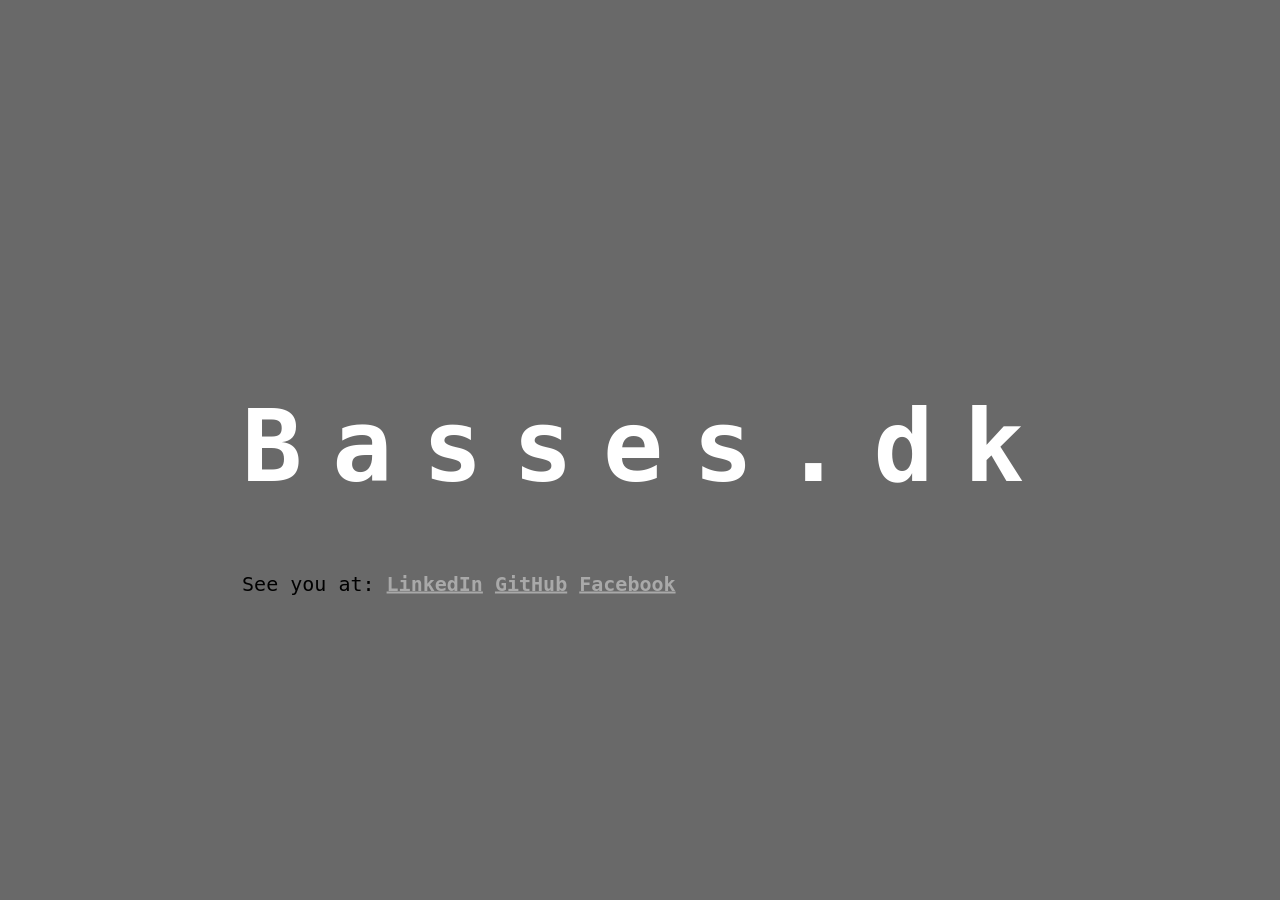
<file: index.html>
<!DOCTYPE html>
<html>
<head>
<title>Basses.dk</title>
<link rel="stylesheet" href="styles.css">
</head>
<body>

<h1>Basses.dk</h1>
<div class="content">
	<p class="content">See you at:</p>
	<a href="https://www.linkedin.com/in/sebastian-s%C3%B8ndergaard-4286655/">LinkedIn</a>
	<a href="https://github.com/SebastianSoendergaard">GitHub</a>
	<a href="https://www.facebook.com/sebastian.soendergaard">Facebook</a>
</div>

</body>
</html>
</file>
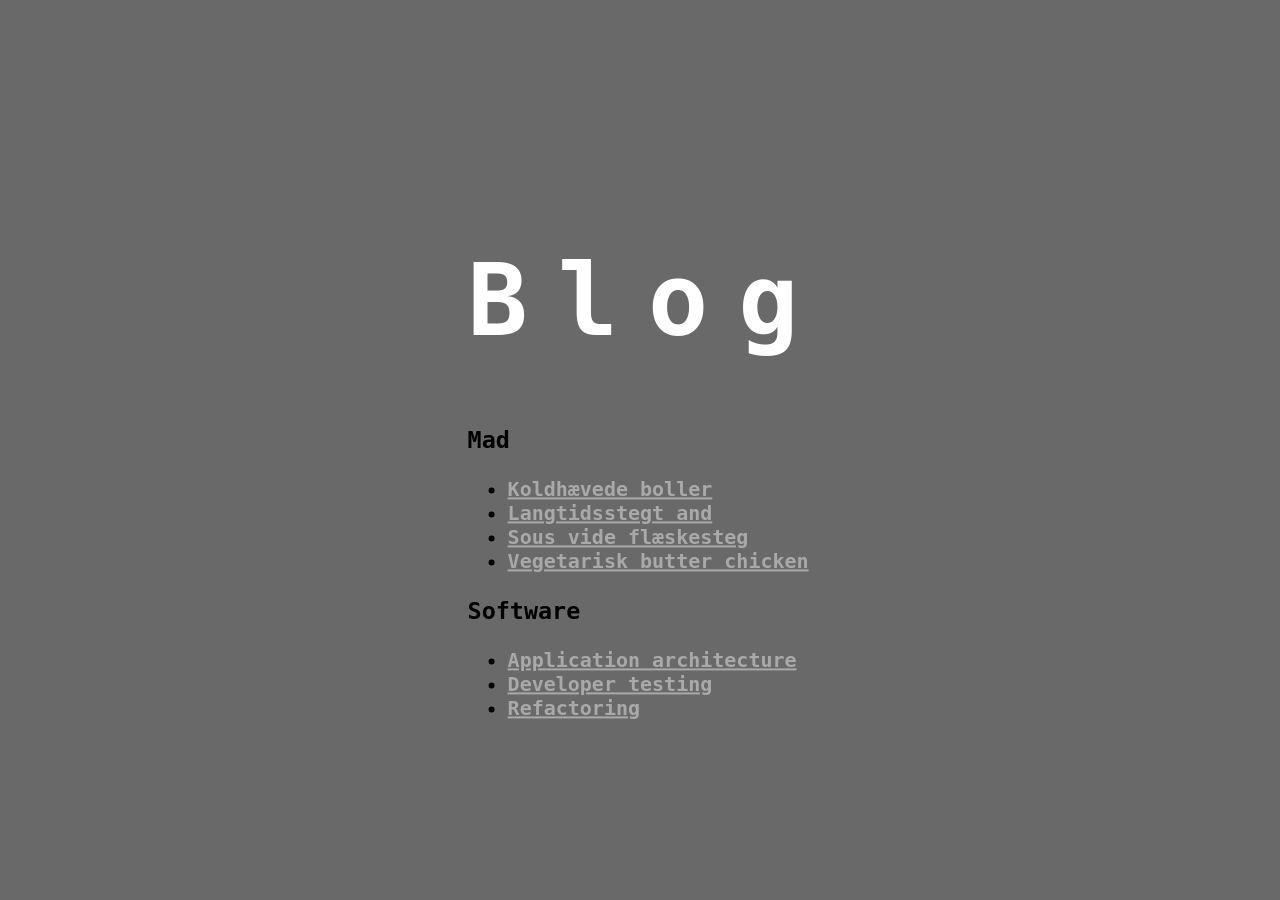
<file: blog/index.html>
<!DOCTYPE html>
<html>
<head>
<title>Basses.dk - Blog</title>
<link rel="stylesheet" href="../styles.css">
</head>
<body>

<h1>Blog</h1>
<div class="content">
	<h3>Mad</h3>
	<ul>
	  <li><a href="mad/koldhaevede-boller/index.html">Koldhævede boller</a></li>
	  <li><a href="mad/langtidsstegt-and/index.html">Langtidsstegt and</a></li>
	  <li><a href="mad/sous-vide-flaeskesteg/index.html">Sous vide flæskesteg</a></li>
	  <li><a href="mad/vegetarisk-butter-chicken/index.html">Vegetarisk butter chicken</a></li>
	</ul>

	<h3>Software</h3>
	<ul>
	  <li><a href="software/application-architechture-videos/index.html">Application architecture</a></li>
	  <li><a href="software/developer-test-videos/index.html">Developer testing</a></li>
	  <li><a href="software/refactoring-videos/index.html">Refactoring</a></li>
	</ul>
</div>

</body>
</html>
</file>
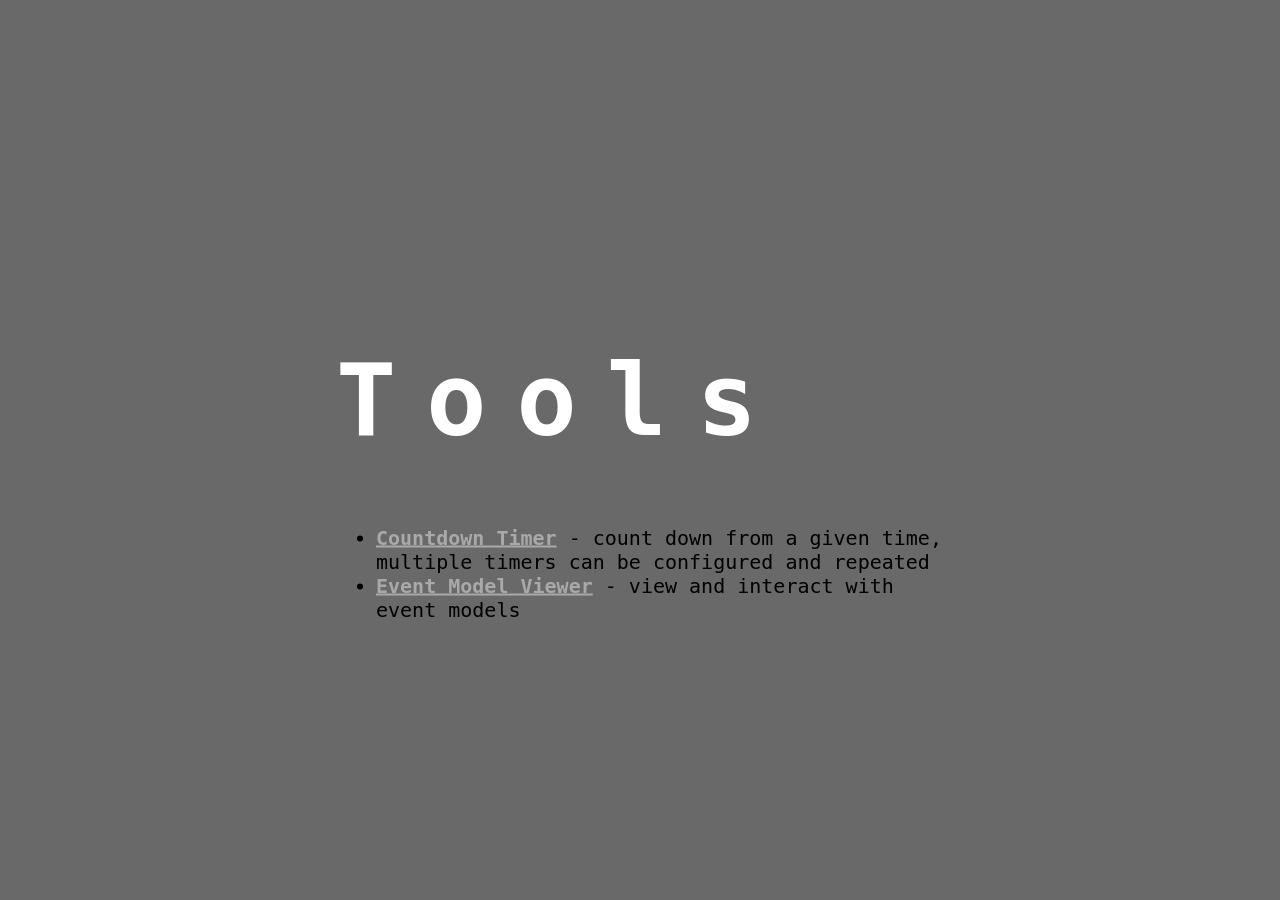
<file: tools/index.html>
<!DOCTYPE html>
<html>
<head>
<title>Basses.dk - Tools</title>
<link rel="stylesheet" href="../styles.css">
</head>
<body>

<h1>Tools</h1>
<div class="content">
	<ul>
	  <li><a href="countdown.html">Countdown Timer</a> - count down from a given time, multiple timers can be configured and repeated</li>
	  <li><a href="event-model-viewer.html">Event Model Viewer</a> - view and interact with event models</li>
	</ul>
</div>

</body>
</html>
</file>
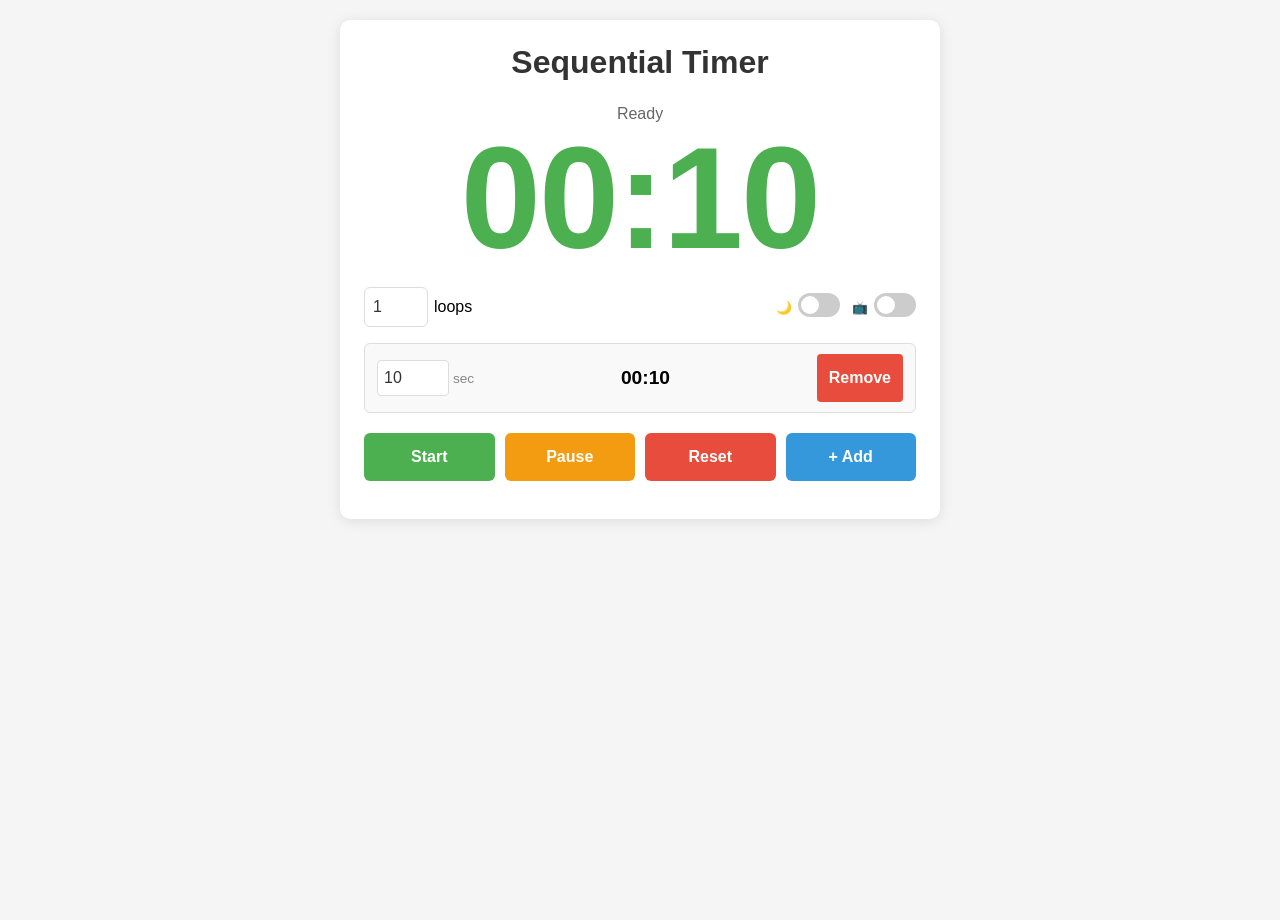
<file: tools/countdown.html>
<!-- 
Description: Timer(s) that counts down from the given time in seconds. This can be used in many scenarios e.g. when doing exercises.
Features:
- Additional timers can be added (always 10 sec default) and removed to make a series of different countdowns, e.g. exercises + breaks
- Each timer's duration can be edited directly in the list; updates take effect immediately on confirm (blur/Enter)
- Timer inputs and the loops input are disabled while the countdown is running or paused
- The timers run one after another; the active timer is shown in a large hero display
- The timer list with remaining times stays visible below the hero display during countdown
- The list of timers can be repeated a configurable number of times (loops)
- When each timer reaches 5 seconds it beeps on each tick: display changes 5→4, 4→3, 3→2, 2→1
- When a timer finishes (1→0) it plays a long beep; the next timer starts only after the beep ends
- When the full exercise (last timer in last loop) finishes, a long beep plays followed by a 3-tone ascending fanfare
- After the fanfare the app auto-resets, ready to start again
- Mobile-first layout optimised for phone use: full-width, touch-friendly buttons (min 48px)
- Dark mode with automatic OS/browser detection and a manual toggle switch
- Keep screen on mode via the Wake Lock API (toggle hidden if browser does not support it)
- Loops count, dark mode toggle, and keep-screen-on toggle share a single compact row
-->

<!DOCTYPE html>
<html lang="en">
<head>
    <meta charset="UTF-8">
    <meta name="viewport" content="width=device-width, initial-scale=1.0">
    <title>Sequential Timer Application</title>
    <style>
        *, *::before, *::after { box-sizing: border-box; }

        body {
            font-family: Arial, sans-serif;
            margin: 0;
            padding: 0;
            background-color: #f5f5f5;
            min-height: 100vh;
            transition: background-color 0.3s;
        }

        body.dark {
            background-color: #1a1a1a;
            color: #e0e0e0;
        }

        h1 {
            text-align: center;
            color: #333;
            font-size: clamp(1.4rem, 5vw, 2rem);
            margin: 0 0 16px;
        }
        body.dark h1 { color: #e0e0e0; }

        .container {
            background-color: white;
            padding: 16px;
            width: 100%;
            max-width: 600px;
            margin: 0 auto;
            min-height: 100vh;
            transition: background-color 0.3s;
        }
        body.dark .container { background-color: #2a2a2a; }

        /* Top-right toggles — removed, now inline with loops row */
        .toggle-row {
            display: flex;
            align-items: center;
            gap: 6px;
            font-size: 0.8rem;
            color: #555;
        }
        body.dark .toggle-row { color: #aaa; }
        .toggle-row span { user-select: none; }

        /* Slide toggle switch */
        .switch {
            position: relative;
            display: inline-block;
            width: 42px;
            height: 24px;
            flex-shrink: 0;
        }
        .switch input { opacity: 0; width: 0; height: 0; }
        .slider {
            position: absolute;
            cursor: pointer;
            inset: 0;
            background-color: #ccc;
            border-radius: 24px;
            transition: background-color 0.3s;
        }
        .slider::before {
            content: '';
            position: absolute;
            width: 18px;
            height: 18px;
            left: 3px;
            top: 3px;
            background-color: white;
            border-radius: 50%;
            transition: transform 0.3s;
        }
        .switch input:checked + .slider { background-color: #4CAF50; }
        .switch input:checked + .slider::before { transform: translateX(18px); }

        /* Active countdown hero display */
        .active-display {
            text-align: center;
            margin-bottom: 16px;
            padding-top: 8px;
        }
        .active-display .active-label {
            font-size: 1rem;
            color: #666;
            margin-bottom: 4px;
        }
        body.dark .active-display .active-label { color: #aaa; }
        .active-display .active-time {
            font-size: clamp(5rem, 25vw, 9rem);
            font-weight: bold;
            line-height: 1;
            color: #4CAF50;
            letter-spacing: -2px;
        }
        .active-display .active-loop {
            font-size: 0.9rem;
            color: #888;
            margin-top: 4px;
        }
        body.dark .active-display .active-loop { color: #777; }

        .input-group {
            margin-bottom: 14px;
        }
        label {
            display: block;
            margin-bottom: 5px;
            font-weight: bold;
            font-size: 0.95rem;
        }
        input[type="number"] {
            width: 100%;
            padding: 12px 10px;
            border: 1px solid #ddd;
            border-radius: 6px;
            font-size: 1rem;
            background-color: white;
            color: #333;
            transition: background-color 0.3s, color 0.3s, border-color 0.3s;
        }
        body.dark input[type="number"] {
            background-color: #3a3a3a;
            color: #e0e0e0;
            border-color: #555;
        }
        /* .add-row removed — Add Timer button is now in the controls row */

        button {
            padding: 12px 18px;
            border: none;
            border-radius: 6px;
            cursor: pointer;
            font-weight: bold;
            font-size: 1rem;
            min-height: 48px;
            touch-action: manipulation;
        }
        .btn-start { background-color: #4CAF50; color: white; }
        .btn-pause { background-color: #f39c12; color: white; }
        .btn-reset { background-color: #e74c3c; color: white; }
        .btn-add   { background-color: #3498db; color: white; white-space: nowrap; }

        .timers-list {
            margin-top: 16px;
        }
        .timer-item {
            display: flex;
            justify-content: space-between;
            align-items: center;
            padding: 10px 12px;
            border: 1px solid #ddd;
            border-radius: 6px;
            margin-bottom: 10px;
            background-color: #f9f9f9;
            gap: 8px;
            transition: background-color 0.3s, border-color 0.3s;
        }
        body.dark .timer-item {
            background-color: #333;
            border-color: #555;
        }
        .timer-item .input-wrap {
            display: flex;
            align-items: center;
            gap: 4px;
        }
        .timer-item .input-wrap .sec-label {
            font-size: 0.85rem;
            color: #888;
            white-space: nowrap;
        }
        body.dark .timer-item .input-wrap .sec-label { color: #777; }
        .timer-item input {
            width: 72px;
            padding: 8px 6px;
            border: 1px solid #ddd;
            border-radius: 4px;
            font-size: 1rem;
            background-color: white;
            color: #333;
            transition: background-color 0.3s, color 0.3s, border-color 0.3s;
        }
        body.dark .timer-item input {
            background-color: #3a3a3a;
            color: #e0e0e0;
            border-color: #555;
        }
        .timer-item input:disabled {
            opacity: 0.5;
            cursor: not-allowed;
        }
        .timer-item .time-display {
            font-size: 1.2rem;
            font-weight: bold;
            min-width: 64px;
            text-align: center;
        }
        .timer-item .active { color: #4CAF50; }

        .controls {
            display: flex;
            justify-content: center;
            gap: 10px;
            margin-top: 20px;
            flex-wrap: wrap;
        }
        .controls button {
            flex: 1;
            min-width: 80px;
            max-width: 140px;
        }

        .loops-control { margin-top: 14px; }

        .loops-row {
            display: flex;
            align-items: center;
            gap: 12px;
        }
        .loops-input-wrap {
            display: flex;
            align-items: center;
            gap: 6px;
            flex: 1;
        }
        .loops-input-wrap input[type="number"] {
            width: 64px;
            padding: 10px 8px;
            flex: none;
        }

        .status {
            margin-top: 14px;
            text-align: center;
            font-weight: bold;
            font-size: 1rem;
        }

        @media (min-width: 480px) {
            .container {
                padding: 24px;
                border-radius: 10px;
                margin: 20px auto;
                min-height: unset;
                box-shadow: 0 2px 14px rgba(0,0,0,0.1);
            }
            body { padding: 0 12px; }
        }
    </style>
</head>
<body>
    <div class="container">
        <h1>Sequential Timer</h1>

        <!-- Active countdown hero display -->
        <div class="active-display">
            <div class="active-label" id="active-label">Ready</div>
            <div class="active-time" id="active-time">--:--</div>
            <div class="active-loop" id="active-loop"></div>
        </div>
        
        <div class="input-group loops-control">
            <div class="loops-row">
                <div class="loops-input-wrap">
                    <input type="number" id="loops" min="1" value="1">
                    <span class="sec-label">loops</span>
                </div>
                <div class="toggle-row">
                    <span title="Dark mode">🌙</span>
                    <label class="switch">
                        <input type="checkbox" id="dark-toggle" onchange="toggleDarkMode(this.checked)">
                        <span class="slider"></span>
                    </label>
                </div>
                <div class="toggle-row" id="wake-lock-row" style="display:none;">
                    <span title="Keep screen on">📺</span>
                    <label class="switch">
                        <input type="checkbox" id="wake-lock-toggle" onchange="setWakeLockEnabled(this.checked)">
                        <span class="slider"></span>
                    </label>
                </div>
            </div>
        </div>
        
        <div class="timers-list" id="timers-list">
            <!-- Timers will be added here -->
        </div>
        
        <div class="controls">
            <button class="btn-start" onclick="startTimers()">Start</button>
            <button class="btn-pause" onclick="pauseTimers()">Pause</button>
            <button class="btn-reset" onclick="resetTimers()">Reset</button>
            <button class="btn-add" onclick="addTimer()">+ Add</button>
        </div>
        
        <div class="status" id="status"></div>
    </div>

    <script>
        let timers = [];
        let currentTimerIndex = 0;
        let currentLoop = 0;
        let totalLoops = 1;
        let isRunning = false;
        let isPaused = false;
        let intervalId = null;
        let autoResetTimeoutId = null;
        let remainingTimes = [];
        let audioCtx = null;

        // --- Wake Lock ---
        let wakeLockEnabled = false;
        let wakeLockSentinel = null;

        function setWakeLockEnabled(enabled) {
            wakeLockEnabled = enabled;
            if (!enabled) releaseWakeLock();
        }

        async function acquireWakeLock() {
            if (!wakeLockEnabled || wakeLockSentinel) return;
            try {
                wakeLockSentinel = await navigator.wakeLock.request('screen');
                wakeLockSentinel.addEventListener('release', () => { wakeLockSentinel = null; });
            } catch (_) { /* permission denied or unsupported */ }
        }

        async function releaseWakeLock() {
            if (wakeLockSentinel) {
                await wakeLockSentinel.release();
                wakeLockSentinel = null;
            }
        }

        // Initialize audio context for beeps
        function initAudio() {
            if (!audioCtx) {
                audioCtx = new (window.AudioContext || window.webkitAudioContext)();
            }
        }

        // Create a beep sound
        function playBeep(duration) {
            if (!audioCtx) initAudio();
            
            const oscillator = audioCtx.createOscillator();
            const gainNode = audioCtx.createGain();
            
            oscillator.connect(gainNode);
            gainNode.connect(audioCtx.destination);
            
            oscillator.type = 'sine';
            oscillator.frequency.value = 800;
            gainNode.gain.value = 0.1;
            
            oscillator.start();
            oscillator.stop(audioCtx.currentTime + duration);
        }

        // Play 3 ascending beeps to signal full exercise completion
        function playCompletionFanfare() {
            if (!audioCtx) initAudio();
            const frequencies = [500, 700, 950];
            const beepDuration = 0.18;
            const gap = 0.28; // seconds between beep starts
            frequencies.forEach((freq, i) => {
                const osc  = audioCtx.createOscillator();
                const gain = audioCtx.createGain();
                osc.connect(gain);
                gain.connect(audioCtx.destination);
                osc.type = 'sine';
                osc.frequency.value = freq;
                gain.gain.value = 0.12;
                const start = audioCtx.currentTime + i * gap;
                osc.start(start);
                osc.stop(start + beepDuration);
            });
        }

        // Add a new timer (always 10 seconds default)
        function addTimer() {
            timers.push(10);
            remainingTimes.push(10);
            updateTimersList();
        }

        // Remove a timer
        function removeTimer(index) {
            timers.splice(index, 1);
            remainingTimes.splice(index, 1);
            
            if (currentTimerIndex >= index) {
                currentTimerIndex--;
            }
            
            updateTimersList();
        }

        // Update the timers list display
        function updateTimersList() {
            const list = document.getElementById('timers-list');
            list.innerHTML = '';

            document.getElementById('loops').disabled = isRunning || isPaused;
            
            timers.forEach((time, index) => {
                const timerItem = document.createElement('div');
                timerItem.className = 'timer-item';
                
                const timeDisplay = document.createElement('span');
                timeDisplay.className = 'time-display';
                timeDisplay.textContent = formatTime(remainingTimes[index] || time);
                
                if (index === currentTimerIndex && isRunning && !isPaused) {
                    timeDisplay.classList.add('active');
                }
                
                const inputWrap = document.createElement('div');
                inputWrap.className = 'input-wrap';

                const input = document.createElement('input');
                input.type = 'number';
                input.min = '1';
                input.value = time;
                input.disabled = isRunning || isPaused;
                input.addEventListener('change', () => {
                    const newTime = parseInt(input.value) || 1;
                    timers[index] = newTime;
                    remainingTimes[index] = newTime;
                    timeDisplay.textContent = formatTime(newTime);
                    updateHeroDisplay();
                });

                const secLabel = document.createElement('span');
                secLabel.className = 'sec-label';
                secLabel.textContent = 'sec';

                inputWrap.appendChild(input);
                inputWrap.appendChild(secLabel);
                
                const removeBtn = document.createElement('button');
                removeBtn.textContent = 'Remove';
                removeBtn.style.backgroundColor = '#e74c3c';
                removeBtn.style.color = 'white';
                removeBtn.style.padding = '8px 12px';
                removeBtn.style.border = 'none';
                removeBtn.style.borderRadius = '4px';
                removeBtn.style.cursor = 'pointer';
                removeBtn.style.minHeight = '48px';
                removeBtn.onclick = () => removeTimer(index);
                
                timerItem.appendChild(inputWrap);
                timerItem.appendChild(timeDisplay);
                timerItem.appendChild(removeBtn);
                
                list.appendChild(timerItem);
            });

            updateHeroDisplay();
        }

        // Update the large active countdown display
        function updateHeroDisplay() {
            const timeEl  = document.getElementById('active-time');
            const labelEl = document.getElementById('active-label');
            const loopEl  = document.getElementById('active-loop');

            if (!isRunning && !isPaused) {
                if (timers.length > 0) {
                    timeEl.textContent = formatTime(remainingTimes[0] || timers[0]);
                } else {
                    timeEl.textContent = '--:--';
                }
                labelEl.textContent = 'Ready';
                loopEl.textContent  = '';
                return;
            }

            const idx = currentTimerIndex < timers.length ? currentTimerIndex : 0;
            timeEl.textContent  = formatTime(remainingTimes[idx] || 0);
            labelEl.textContent = `Timer ${idx + 1} of ${timers.length}`;
            loopEl.textContent  = totalLoops > 1 ? `Loop ${currentLoop + 1} / ${totalLoops}` : '';
        }

        // Format time in MM:SS
        function formatTime(seconds) {
            const mins = Math.floor(seconds / 60);
            const secs = seconds % 60;
            return `${mins.toString().padStart(2, '0')}:${secs.toString().padStart(2, '0')}`;
        }

        // Start the timers
        function startTimers() {
            if (timers.length === 0) {
                alert('Please add at least one timer');
                return;
            }
            
            const loopsInput = document.getElementById('loops');
            totalLoops = parseInt(loopsInput.value) || 1;
            
            if (isRunning && !isPaused) return;

            clearTimeout(autoResetTimeoutId);
            initAudio();
            
            if (isPaused) {
                isPaused = false;
                document.getElementById('status').textContent = '';
                acquireWakeLock();
                intervalId = setInterval(tick, 1000);
                return;
            }
            
            isRunning = true;
            isPaused = false;
            currentLoop = 0;
            currentTimerIndex = 0;
            
            // Initialize remaining times if not already set
            if (remainingTimes.length !== timers.length) {
                remainingTimes = [...timers];
            }
            
            document.getElementById('status').textContent = '';
            updateTimersList();
            acquireWakeLock();
            intervalId = setInterval(tick, 1000);
        }

        // One tick of the countdown (called every second)
        function tick() {
            if (isPaused) return;

            // Decrement first, then evaluate the new value.
            // Beep timing:
            //   remainingTime becomes 4,3,2,1 → short beep  (display changes 5→4, 4→3, 3→2, 2→1)
            //   remainingTime becomes 0        → long beep   (display changes 1→0)
            remainingTimes[currentTimerIndex]--;

            if (remainingTimes[currentTimerIndex] <= 0) {
                playBeep(1.0); // Long beep always plays when a timer finishes (1→0)

                currentTimerIndex++;

                if (currentTimerIndex >= timers.length) {
                    currentTimerIndex = 0;
                    currentLoop++;

                    if (currentLoop >= totalLoops) {
                        clearInterval(intervalId);
                        isRunning = false;
                        document.getElementById('active-label').textContent = 'Done!';
                        document.getElementById('active-time').textContent = '00:00';
                        document.getElementById('active-loop').textContent = '';
                        document.getElementById('status').textContent = 'All loops completed!';
                        releaseWakeLock();
                        // Delay fanfare until long beep is over, then auto-reset after fanfare finishes
                        setTimeout(playCompletionFanfare, 1000);
                        autoResetTimeoutId = setTimeout(resetTimers, 1000 + 800);
                        return;
                    }

                    remainingTimes = [...timers];
                }

                // Delay start of next timer until long beep is over
                clearInterval(intervalId);
                setTimeout(() => {
                    if (isRunning && !isPaused) {
                        intervalId = setInterval(tick, 1000);
                    }
                }, 1000);
            } else if (remainingTimes[currentTimerIndex] <= 4) {
                // Short beep when display ticks 5→4, 4→3, 3→2, 2→1
                playBeep(0.2);
            }

            updateTimersList();
        }

        // Pause the timers
        function pauseTimers() {
            if (!isRunning) return;
            
            isPaused = true;
            clearInterval(intervalId);
            releaseWakeLock();
            document.getElementById('status').textContent = 'Paused';
        }

        // Reset the timers
        function resetTimers() {
            clearInterval(intervalId);
            clearTimeout(autoResetTimeoutId);
            isRunning = false;
            isPaused = false;
            currentTimerIndex = 0;
            currentLoop = 0;
            remainingTimes = [...timers];
            releaseWakeLock();
            document.getElementById('status').textContent = '';
            updateTimersList();
        }

        // Dark mode
        function toggleDarkMode(enabled) {
            document.body.classList.toggle('dark', enabled);
        }

        // Initialize with one timer
        window.onload = function() {
            // Show wake lock toggle only if the API is supported
            if ('wakeLock' in navigator) {
                document.getElementById('wake-lock-row').style.display = 'flex';
            }

            // Detect OS dark mode preference
            if (window.matchMedia && window.matchMedia('(prefers-color-scheme: dark)').matches) {
                document.body.classList.add('dark');
                document.getElementById('dark-toggle').checked = true;
            }

            timers.push(10);
            remainingTimes.push(10);
            updateTimersList();
        };
    </script>
</body>
</html>
</file>
<file: styles.css>
html {
	background-color: dimgray;
}

body {
	position: fixed;
	top: 50%;
	left: 50%;
	transform: translate(-50%, -50%);
	
	font-family: monospace;
}

h1 {
	color: white;
    letter-spacing: 30px;
    font-size: 100px;
}

p {
	display: inline;
}

a {
    color: darkgrey;
    font-weight: bold;
}

a:hover {
	color: lightgrey;
}

.content {
	font-size: 20px;
}
</file>
